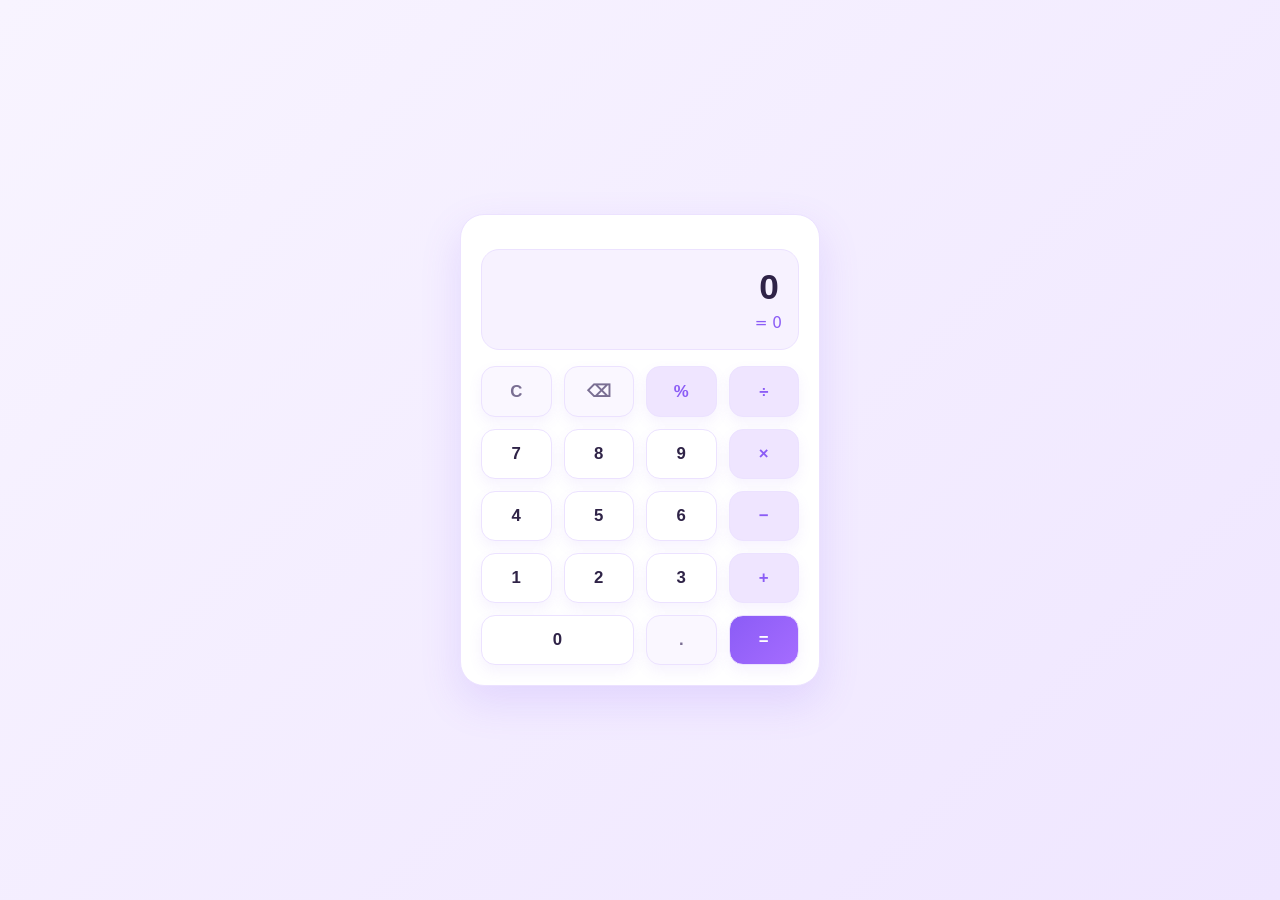
<file: CodeAlpha_Calculator/index.html>
<!doctype html>
<html lang="en">
  <head>
    <meta charset="utf-8">
    <meta name="viewport" content="width=device-width, initial-scale=1">
    <title>Calculator</title>
    <link rel="stylesheet" href="style.css">
  </head>
  <body>
    <main class="calculator" role="application" aria-label="Calculator">
      <header class="calculator__header">
        <h1 class="visually-hidden">Calculator</h1>
      </header>

      <div class="calculator__screen">
        <input
          id="display"
          class="calculator__display"
          type="text"
          value="0"
          readonly
          aria-label="Calculator display"
        />
        <div id="preview" class="calculator__preview" aria-hidden="true"></div>
      </div>

      <section class="calculator__keys" role="group" aria-label="Calculator keys">
        <div class="row">
          <button type="button" class="btn btn--function" data-action="clear">C</button>
          <button type="button" class="btn btn--function" data-action="backspace">⌫</button>
          <button type="button" class="btn btn--operator" data-action="percent">%</button>
          <button type="button" class="btn btn--operator" data-action="divide">÷</button>
        </div>

        <div class="row">
          <button type="button" class="btn btn--number" data-value="7">7</button>
          <button type="button" class="btn btn--number" data-value="8">8</button>
          <button type="button" class="btn btn--number" data-value="9">9</button>
          <button type="button" class="btn btn--operator" data-action="multiply">×</button>
        </div>

        <div class="row">
          <button type="button" class="btn btn--number" data-value="4">4</button>
          <button type="button" class="btn btn--number" data-value="5">5</button>
          <button type="button" class="btn btn--number" data-value="6">6</button>
          <button type="button" class="btn btn--operator" data-action="subtract">−</button>
        </div>

        <div class="row">
          <button type="button" class="btn btn--number" data-value="1">1</button>
          <button type="button" class="btn btn--number" data-value="2">2</button>
          <button type="button" class="btn btn--number" data-value="3">3</button>
          <button type="button" class="btn btn--operator" data-action="add">+</button>
        </div>

        <div class="row">
          <button type="button" class="btn btn--number btn--wide" data-value="0">0</button>
          <button type="button" class="btn btn--function" data-action="decimal">.</button>
          <button type="button" class="btn btn--equals" data-action="calculate">=</button>
        </div>
      </section>
    </main>

    <script src="script.js"></script>
  </body>
</html>
</file>
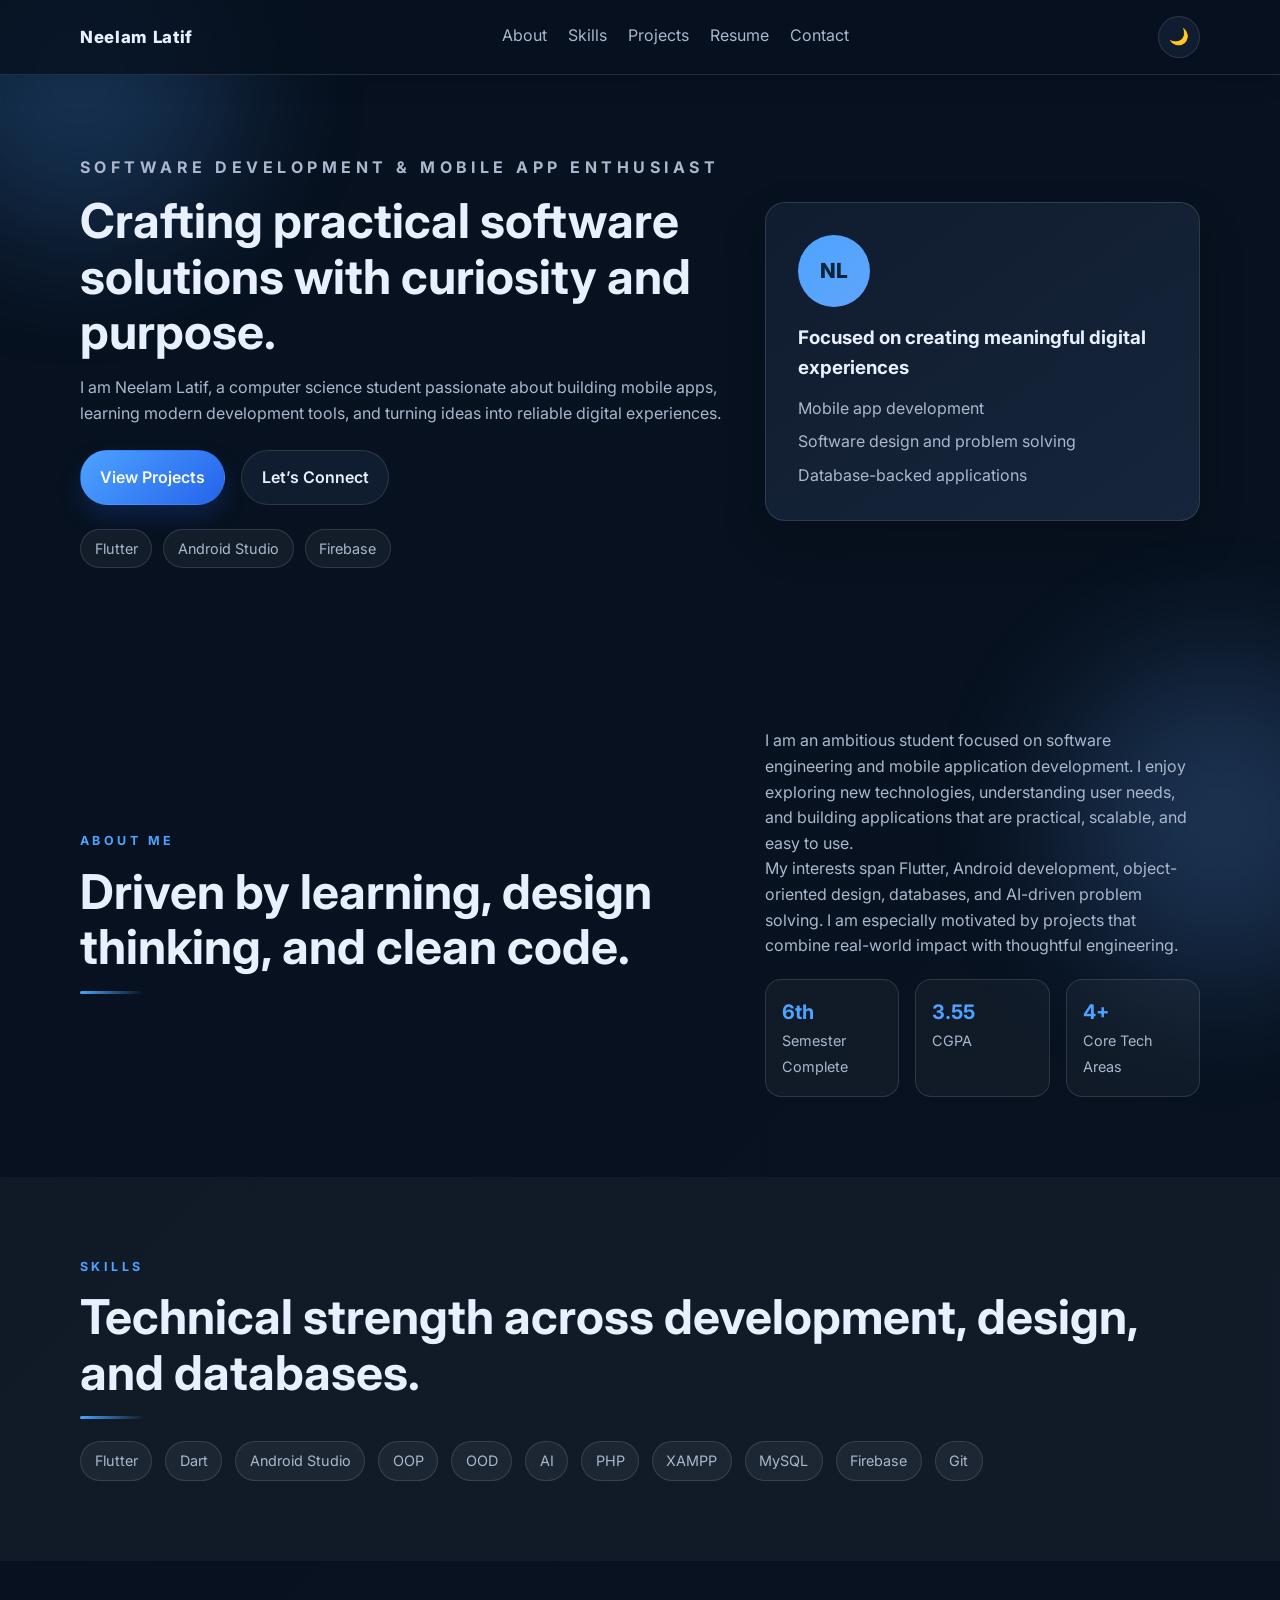
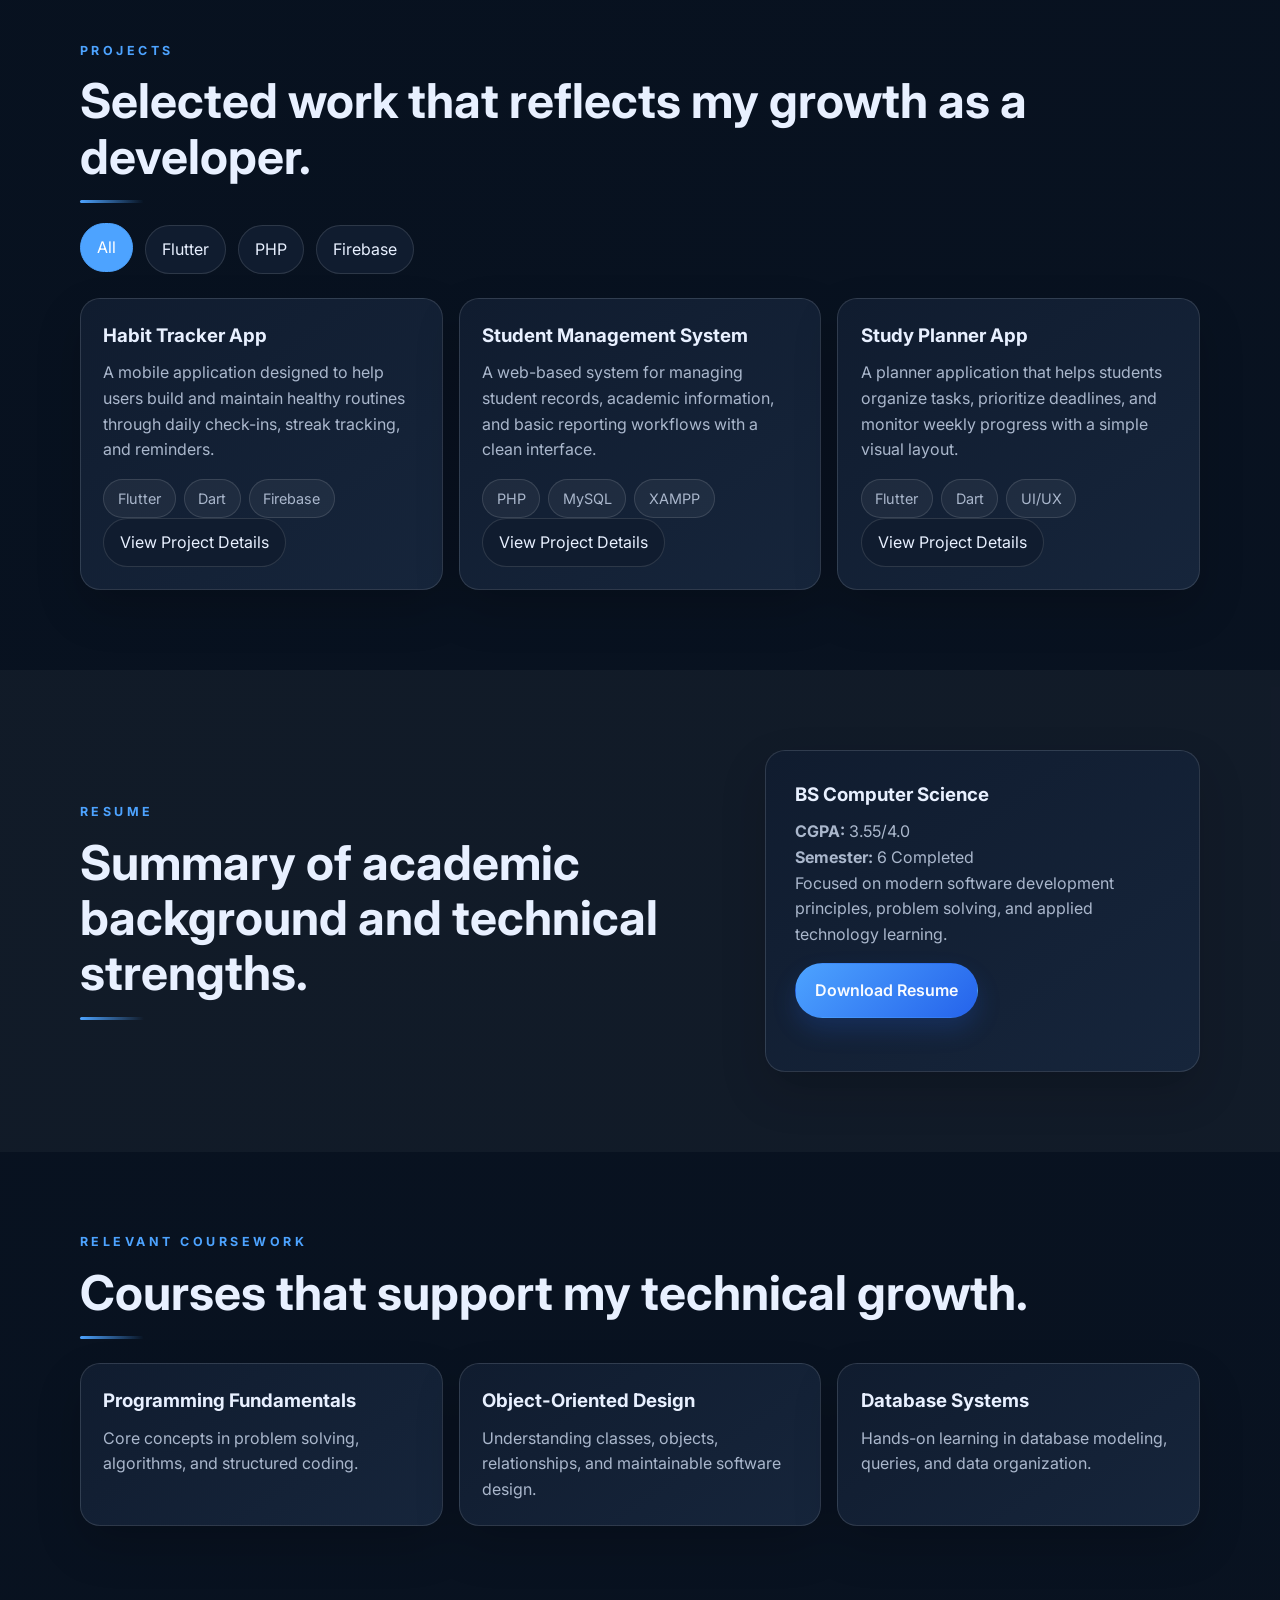
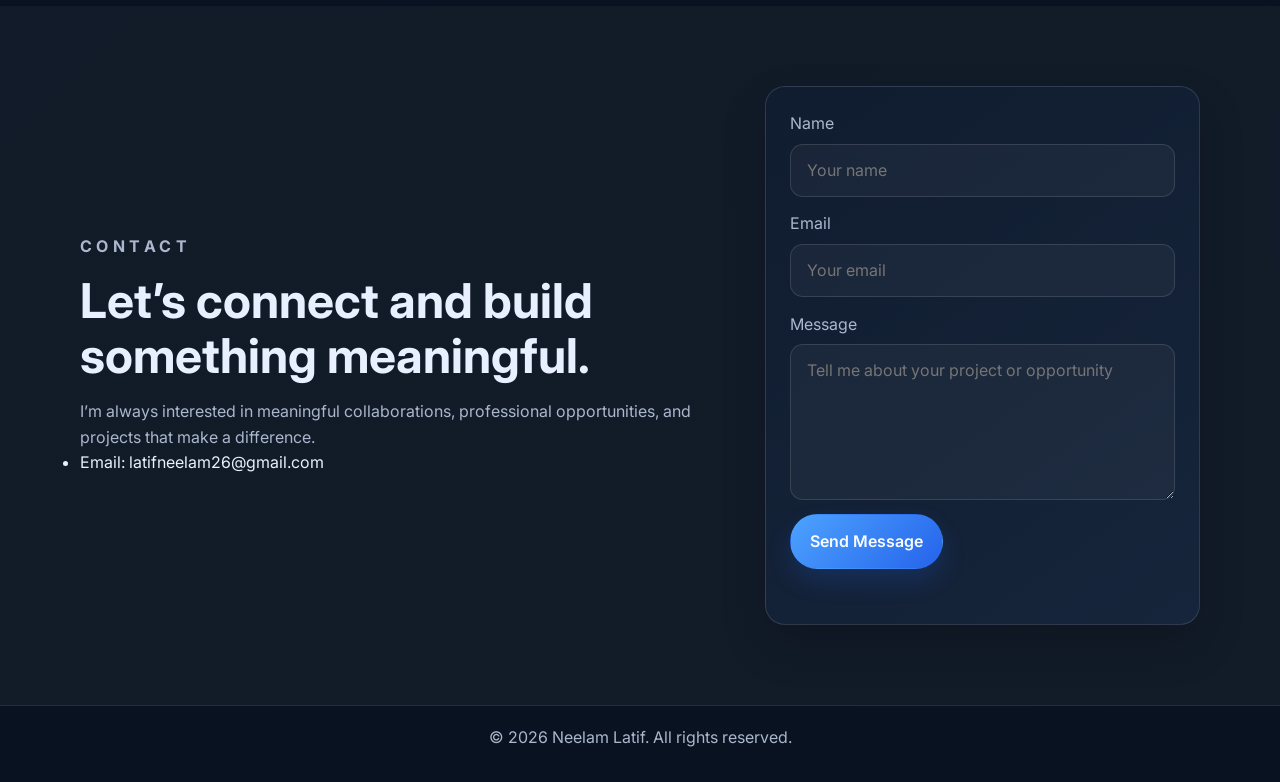
<file: CodeAlpha_Portfolio/index.html>
<!DOCTYPE html>
<html lang="en">
  <head>
    <meta charset="UTF-8" />
    <meta name="viewport" content="width=device-width, initial-scale=1.0" />
    <title>Neelam Latif | Portfolio</title>
    <meta
      name="description"
      content="Professional portfolio for Neelam Latif, showcasing skills, projects, resume, and contact information."
    />
    <link rel="preconnect" href="https://fonts.googleapis.com" />
    <link rel="preconnect" href="https://fonts.gstatic.com" crossorigin />
    <link
      href="https://fonts.googleapis.com/css2?family=Inter:wght@400;500;600;700;800&display=swap"
      rel="stylesheet"
    />
    <link rel="stylesheet" href="style.css" />
  </head>
  <body>
    
    <header class="site-header">
      <nav class="nav container">
        <a href="#home" class="brand">Neelam Latif</a>
        <button class="nav-toggle" aria-label="Toggle navigation" aria-expanded="false">
          <span></span><span></span><span></span>
        </button>
        <div class="nav-links">
          <a href="#about">About</a>
          <a href="#skills">Skills</a>
          <a href="#projects">Projects</a>
          <a href="#resume">Resume</a>
          <a href="#contact">Contact</a>
        </div>
        <button class="theme-toggle" id="themeToggle" aria-label="Toggle color theme">
          <span class="theme-toggle__icon">☀️</span>
        </button>
      </nav>
    </header>

    <main id="home">
      
      <section class="hero section">
        <div class="container hero-grid">
          <div class="hero-content reveal">
            <p class="eyebrow">Software Development & Mobile App Enthusiast</p>
            <h1>Crafting practical software solutions with curiosity and purpose.</h1>
            <p>
              I am Neelam Latif, a computer science student passionate about building mobile apps, learning modern development tools, and turning ideas into reliable digital experiences.
            </p>
            <div class="hero-actions">
              <a class="btn btn-primary" href="#projects">View Projects</a>
              <a class="btn btn-secondary" href="#contact">Let’s Connect</a>
            </div>
            <div class="hero-badges">
              <span>Flutter</span>
              <span>Android Studio</span>
              <span>Firebase</span>
            </div>
          </div>

          <div class="hero-card reveal">
            <div class="avatar">NL</div>
            <h3>Focused on creating meaningful digital experiences</h3>
            <ul>
              <li>Mobile app development</li>
              <li>Software design and problem solving</li>
              <li>Database-backed applications</li>
            </ul>
          </div>
        </div>
      </section>

     
      <section id="about" class="section">
        <div class="container about-grid">
          <div class="section-heading reveal">
            <p class="eyebrow">About Me</p>
            <h2>Driven by learning, design thinking, and clean code.</h2>
          </div>
          <div class="about-content reveal">
            <p>
              I am an ambitious student focused on software engineering and mobile application development. I enjoy exploring new technologies, understanding user needs, and building applications that are practical, scalable, and easy to use.
            </p>
            <p>
              My interests span Flutter, Android development, object-oriented design, databases, and AI-driven problem solving. I am especially motivated by projects that combine real-world impact with thoughtful engineering.
            </p>
            <div class="stats">
              <div>
                <strong>6th</strong>
                <span>Semester Complete</span>
              </div>
              <div>
                <strong>3.55</strong>
                <span>CGPA</span>
              </div>
              <div>
                <strong>4+</strong>
                <span>Core Tech Areas</span>
              </div>
            </div>
          </div>
        </div>
      </section>

      
      <section id="skills" class="section alt-bg">
        <div class="container">
          <div class="section-heading reveal">
            <p class="eyebrow">Skills</p>
            <h2>Technical strength across development, design, and databases.</h2>
          </div>
          <div class="skill-list reveal">
            <span class="skill-tag">Flutter</span>
            <span class="skill-tag">Dart</span>
            <span class="skill-tag">Android Studio</span>
            <span class="skill-tag">OOP</span>
            <span class="skill-tag">OOD</span>
            <span class="skill-tag">AI</span>
            <span class="skill-tag">PHP</span>
            <span class="skill-tag">XAMPP</span>
            <span class="skill-tag">MySQL</span>
            <span class="skill-tag">Firebase</span>
            <span class="skill-tag">Git</span>
          </div>
        </div>
      </section>

      
      <section id="projects" class="section">
        <div class="container">
          <div class="section-heading reveal">
            <p class="eyebrow">Projects</p>
            <h2>Selected work that reflects my growth as a developer.</h2>
          </div>

          <div class="filter-bar reveal" role="toolbar" aria-label="Project filter">
            <button class="filter-btn active" data-filter="all">All</button>
            <button class="filter-btn" data-filter="flutter">Flutter</button>
            <button class="filter-btn" data-filter="php">PHP</button>
            <button class="filter-btn" data-filter="firebase">Firebase</button>
          </div>

          <div class="card-grid project-grid">
            <article class="project-card reveal" data-tech="flutter firebase">
              <h3>Habit Tracker App</h3>
              <p>
                A mobile application designed to help users build and maintain healthy routines through daily check-ins, streak tracking, and reminders.
              </p>
              <div class="tags">
                <span>Flutter</span>
                <span>Dart</span>
                <span>Firebase</span>
              </div>
              <button class="detail-toggle" type="button" aria-expanded="false">View Project Details</button>
              <div class="project-details">
                <p>Focused on user-friendly interface design, habit logging, persistence, and simple notifications to support engagement.</p>
              </div>
            </article>

            <article class="project-card reveal" data-tech="php mysql">
              <h3>Student Management System</h3>
              <p>
                A web-based system for managing student records, academic information, and basic reporting workflows with a clean interface.
              </p>
              <div class="tags">
                <span>PHP</span>
                <span>MySQL</span>
                <span>XAMPP</span>
              </div>
              <button class="detail-toggle" type="button" aria-expanded="false">View Project Details</button>
              <div class="project-details">
                <p>Built to strengthen backend logic, database design, and CRUD operations with practical data handling.</p>
              </div>
            </article>

            <article class="project-card reveal" data-tech="flutter dart">
              <h3>Study Planner App</h3>
              <p>
                A planner application that helps students organize tasks, prioritize deadlines, and monitor weekly progress with a simple visual layout.
              </p>
              <div class="tags">
                <span>Flutter</span>
                <span>Dart</span>
                <span>UI/UX</span>
              </div>
              <button class="detail-toggle" type="button" aria-expanded="false">View Project Details</button>
              <div class="project-details">
                <p>Highlights planning, state management, and iterative design improvements to create a practical study companion.</p>
              </div>
            </article>
          </div>
        </div>
      </section>

      
      <section id="resume" class="section alt-bg">
        <div class="container education-grid">
          <div class="section-heading reveal">
            <p class="eyebrow">Resume</p>
            <h2>Summary of academic background and technical strengths.</h2>
          </div>
          <div class="education-card reveal">
            <h3>BS Computer Science</h3>
            <p><strong>CGPA:</strong> 3.55/4.0</p>
            <p><strong>Semester:</strong> 6 Completed</p>
            <p>Focused on modern software development principles, problem solving, and applied technology learning.</p>
            <div class="hero-actions" style="margin-top: 1rem;">
              <a class="btn btn-primary" href="resume.txt" download>Download Resume</a>
            </div>
          </div>
        </div>
      </section>

      
      <section id="coursework" class="section">
        <div class="container">
          <div class="section-heading reveal">
            <p class="eyebrow">Relevant Coursework</p>
            <h2>Courses that support my technical growth.</h2>
          </div>
          <div class="card-grid course-grid reveal">
            <article class="info-card">
              <h3>Programming Fundamentals</h3>
              <p>Core concepts in problem solving, algorithms, and structured coding.</p>
            </article>
            <article class="info-card">
              <h3>Object-Oriented Design</h3>
              <p>Understanding classes, objects, relationships, and maintainable software design.</p>
            </article>
            <article class="info-card">
              <h3>Database Systems</h3>
              <p>Hands-on learning in database modeling, queries, and data organization.</p>
            </article>
          </div>
        </div>
      </section>

      
      <section id="contact" class="section alt-bg">
        <div class="container contact-grid">
          <div class="contact-info reveal">
            <p class="eyebrow">Contact</p>
            <h2>Let’s connect and build something meaningful.</h2>
            <p>
              I’m always interested in meaningful collaborations, professional opportunities, and projects that make a difference.
            </p>
            <ul>
              <li>Email: <a href="mailto:latifneelam26@gmail.com">latifneelam26@gmail.com</a></li>
            </ul>
          </div>

          <form id="contact-form" class="contact-form reveal">
            <label>
              Name
              <input type="text" name="name" placeholder="Your name" required />
            </label>
            <label>
              Email
              <input type="email" name="email" placeholder="Your email" required />
            </label>
            <label>
              Message
              <textarea name="message" rows="5" placeholder="Tell me about your project or opportunity" required></textarea>
            </label>
            <button class="btn btn-primary" type="submit">Send Message</button>
            <p id="form-message" class="form-message" aria-live="polite"></p>
          </form>
        </div>
      </section>
    </main>

    <footer class="site-footer">
      <div class="container footer-content">
        <p>© <span id="year"></span> Neelam Latif. All rights reserved.</p>
      </div>
    </footer>

    <button class="back-to-top" id="backToTop" aria-label="Back to top">↑</button>

    <script src="script.js"></script>
  </body>
</html>
</file>
<file: CodeAlpha_Calculator/style.css>
:root {
  --bg-start: #f8f4ff;
  --bg-end: #efe6ff;
  --card-bg: #ffffff;
  --screen-bg: #f7f2ff;
  --accent: #8b5cf6;
  --accent-soft: #efe5ff;
  --text: #2f2347;
  --muted: #7a6f93;
  --btn-bg: #ffffff;
  --btn-hover: #f4ebff;
  --shadow: 0 16px 40px rgba(139, 92, 246, 0.16);
  --border: #ece2ff;
}

* { box-sizing: border-box; }
html, body { height: 100%; }
body {
  margin: 0;
  font-family: Inter, system-ui, -apple-system, 'Segoe UI', Roboto, 'Helvetica Neue', Arial;
  background: linear-gradient(135deg, var(--bg-start), var(--bg-end));
  color: var(--text);
  display: flex;
  align-items: center;
  justify-content: center;
  padding: 20px;
}

.calculator {
  width: 360px;
  max-width: 95vw;
  border-radius: 24px;
  padding: 20px;
  background: var(--card-bg);
  border: 1px solid var(--border);
  box-shadow: var(--shadow);
}

.calculator__header { margin-bottom: 14px; }

.calculator__screen {
  background: var(--screen-bg);
  border-radius: 18px;
  padding: 16px;
  margin-bottom: 16px;
  border: 1px solid var(--border);
}

.calculator__display {
  width: 100%;
  background: transparent;
  border: none;
  color: var(--text);
  font-size: 2.2rem;
  font-weight: 600;
  text-align: right;
  outline: none;
  letter-spacing: 0.03em;
}

.calculator__preview {
  min-height: 1.2rem;
  margin-top: 6px;
  text-align: right;
  font-size: 0.95rem;
  color: var(--accent);
}

.calculator__keys { display: grid; gap: 12px; }
.row { display: grid; grid-template-columns: repeat(4, 1fr); gap: 12px; }

.btn {
  appearance: none;
  border: none;
  padding: 14px 12px;
  border-radius: 14px;
  background: var(--btn-bg);
  color: var(--text);
  font-size: 1.05rem;
  font-weight: 600;
  cursor: pointer;
  transition: transform 120ms ease, box-shadow 120ms ease, background 120ms ease;
  box-shadow: 0 6px 14px rgba(139, 92, 246, 0.08);
  border: 1px solid var(--border);
}

.btn--wide { grid-column: span 2; }
.btn--operator {
  background: var(--accent-soft);
  color: var(--accent);
}
.btn--function {
  background: #faf7ff;
  color: var(--muted);
}
.btn--equals {
  background: linear-gradient(135deg, var(--accent), #a56cff);
  color: white;
}

.btn:hover {
  transform: translateY(-2px);
  background: var(--btn-hover);
}
.btn:active {
  transform: translateY(0);
  box-shadow: 0 4px 10px rgba(139, 92, 246, 0.1);
}

.visually-hidden {
  position: absolute !important;
  height: 1px; width: 1px; overflow: hidden;
  clip: rect(1px, 1px, 1px, 1px); white-space: nowrap;
}

@media (max-width: 420px) {
  body { padding: 12px; }
  .calculator { padding: 16px; }
  .calculator__display { font-size: 1.9rem; }
  .btn { padding: 12px 10px; font-size: 1rem; }
  .row { gap: 8px; }
}
</file>
<file: CodeAlpha_Portfolio/style.css>
:root {
  --bg: #07111f;
  --surface: #101c2f;
  --surface-2: #16253b;
  --text: #e8f0ff;
  --muted: #aab7cc;
  --primary: #4da3ff;
  --primary-strong: #2563eb;
  --border: rgba(255, 255, 255, 0.12);
  --shadow: 0 20px 45px rgba(0, 0, 0, 0.18);
  --card-bg: linear-gradient(145deg, var(--surface), var(--surface-2));
}

:root[data-theme="light"] {
  --bg: #f4f7fb;
  --surface: #ffffff;
  --surface-2: #eef4ff;
  --text: #11213c;
  --muted: #56708f;
  --primary: #2563eb;
  --primary-strong: #1d4ed8;
  --border: rgba(17, 33, 60, 0.12);
  --shadow: 0 20px 45px rgba(37, 99, 235, 0.12);
  --card-bg: linear-gradient(145deg, #ffffff, #f3f7ff);
}

* {
  box-sizing: border-box;
  margin: 0;
  padding: 0;
}

html {
  scroll-behavior: smooth;
  scroll-padding-top: 90px;
}

body {
  font-family: 'Inter', sans-serif;
  background: linear-gradient(135deg, var(--bg), color-mix(in srgb, var(--bg) 80%, #111827 20%));
  color: var(--text);
  line-height: 1.6;
  transition: background 0.3s ease, color 0.3s ease;
  overflow-x: hidden;
  position: relative;
}

body::before,
body::after {
  content: '';
  position: fixed;
  width: 320px;
  height: 320px;
  border-radius: 50%;
  filter: blur(70px);
  opacity: 0.22;
  pointer-events: none;
  z-index: -1;
  animation: float 10s ease-in-out infinite;
}

body::before {
  top: -80px;
  left: -80px;
  background: var(--primary);
}

body::after {
  right: -100px;
  bottom: -80px;
  background: #60a5fa;
  animation-duration: 13s;
  animation-direction: reverse;
}

img {
  max-width: 100%;
  display: block;
}

a {
  color: inherit;
  text-decoration: none;
}

button,
input,
textarea {
  font: inherit;
}

::selection {
  background: rgba(77, 163, 255, 0.35);
  color: var(--text);
}

.container {
  width: min(1120px, calc(100% - 2rem));
  margin: 0 auto;
}

.section {
  padding: 5rem 0;
}

.alt-bg {
  background: rgba(255, 255, 255, 0.04);
}

.site-header {
  position: sticky;
  top: 0;
  z-index: 1000;
  backdrop-filter: blur(16px);
  background: color-mix(in srgb, var(--bg) 80%, transparent);
  border-bottom: 1px solid var(--border);
  box-shadow: 0 8px 24px rgba(0, 0, 0, 0.08);
}

.nav {
  display: flex;
  align-items: center;
  justify-content: space-between;
  padding: 1rem 0;
  gap: 1rem;
}

.brand {
  font-weight: 800;
  letter-spacing: 0.04em;
  font-size: 1.05rem;
}

.nav-links {
  display: flex;
  gap: 1.3rem;
  color: var(--muted);
}

.nav-links a {
  transition: color 0.2s ease, transform 0.2s ease;
  position: relative;
  padding-bottom: 2px;
}

.nav-links a:hover {
  color: var(--primary);
  transform: translateY(-1px);
}

.nav-links a::after {
  content: '';
  position: absolute;
  left: 0;
  bottom: -2px;
  width: 0;
  height: 2px;
  background: var(--primary);
  transition: width 0.25s ease;
}

.nav-links a:hover::after {
  width: 100%;
}

.nav-toggle,
.theme-toggle {
  background: transparent;
  border: 0;
  cursor: pointer;
  color: inherit;
}

.nav-toggle {
  display: none;
}

.nav-toggle span {
  display: block;
  width: 24px;
  height: 2px;
  background: var(--text);
  margin: 4px 0;
}

.theme-toggle {
  width: 42px;
  height: 42px;
  border-radius: 50%;
  border: 1px solid var(--border);
  background: var(--surface);
  transition: transform 0.25s ease, box-shadow 0.25s ease;
}

.theme-toggle:hover {
  transform: rotate(12deg) scale(1.05);
  box-shadow: 0 8px 20px rgba(37, 99, 235, 0.15);
}

.hero {
  padding-top: 5rem;
}

.hero-grid,
.about-grid,
.contact-grid,
.education-grid {
  display: grid;
  grid-template-columns: 1.2fr 0.8fr;
  gap: 2rem;
  align-items: center;
}

.eyebrow {
  color: var(--primary);
  text-transform: uppercase;
  letter-spacing: 0.28em;
  font-size: 0.78rem;
  font-weight: 700;
  margin-bottom: 0.8rem;
}

.section-heading {
  position: relative;
  display: inline-block;
}

.section-heading::after {
  content: '';
  width: 64px;
  height: 3px;
  background: linear-gradient(90deg, var(--primary), transparent);
  display: block;
  margin-top: 0.75rem;
  border-radius: 999px;
  animation: pulseLine 2s ease-in-out infinite;
}

.hero h1,
.section-heading h2,
.contact-info h2 {
  font-size: clamp(2rem, 4vw, 3rem);
  line-height: 1.15;
  margin-bottom: 1rem;
}

.hero p,
.about-content p,
.contact-info p,
.info-card p,
.project-card p,
.education-card p {
  color: var(--muted);
  font-size: 1rem;
}

.hero-actions {
  display: flex;
  gap: 1rem;
  margin: 1.5rem 0;
  flex-wrap: wrap;
}

.btn {
  display: inline-flex;
  align-items: center;
  justify-content: center;
  padding: 0.85rem 1.2rem;
  border-radius: 999px;
  font-weight: 600;
  transition: transform 0.25s ease, box-shadow 0.25s ease, background 0.25s ease;
  border: 1px solid transparent;
}

.btn:hover {
  transform: translateY(-4px) scale(1.02);
  box-shadow: 0 16px 30px rgba(37, 99, 235, 0.16);
}

.btn-primary {
  background: linear-gradient(135deg, var(--primary), var(--primary-strong));
  color: #f8fbff;
  box-shadow: 0 12px 24px rgba(37, 99, 235, 0.2);
}

.btn-secondary {
  border-color: var(--border);
  color: var(--text);
  background: var(--surface);
}

.hero-badges {
  display: flex;
  flex-wrap: wrap;
  gap: 0.7rem;
  margin-top: 1rem;
}

.hero-badges span,
.tags span,
.skill-tag {
  border: 1px solid var(--border);
  color: var(--muted);
  padding: 0.45rem 0.85rem;
  border-radius: 999px;
  font-size: 0.9rem;
  background: rgba(255, 255, 255, 0.05);
  transition: transform 0.25s ease, border-color 0.25s ease, box-shadow 0.25s ease;
}

.hero-badges span:hover,
.tags span:hover,
.skill-tag:hover {
  transform: translateY(-2px);
  border-color: var(--primary);
  box-shadow: 0 8px 18px rgba(37, 99, 235, 0.12);
}

.hero-card,
.info-card,
.project-card,
.education-card,
.contact-form {
  background: var(--card-bg);
  border: 1px solid var(--border);
  border-radius: 1.25rem;
  box-shadow: var(--shadow);
  position: relative;
  overflow: hidden;
}

.hero-card::before,
.info-card::before,
.project-card::before,
.education-card::before,
.contact-form::before {
  content: '';
  position: absolute;
  inset: 0;
  background: linear-gradient(120deg, transparent 0%, rgba(255, 255, 255, 0.14) 50%, transparent 100%);
  transform: translateX(-140%);
  transition: transform 0.75s ease;
}

.hero-card:hover::before,
.info-card:hover::before,
.project-card:hover::before,
.education-card:hover::before,
.contact-form:hover::before {
  transform: translateX(140%);
}

.hero-card {
  padding: 2rem;
}

.avatar {
  width: 72px;
  height: 72px;
  display: grid;
  place-items: center;
  border-radius: 50%;
  background: linear-gradient(135deg, var(--primary), #60a5fa);
  color: #06253b;
  font-weight: 800;
  font-size: 1.3rem;
  margin-bottom: 1rem;
  animation: float 4s ease-in-out infinite;
}

.hero-card h3 {
  margin-bottom: 0.8rem;
}

.hero-card ul {
  list-style: none;
  display: grid;
  gap: 0.5rem;
  color: var(--muted);
}

.stats {
  display: grid;
  grid-template-columns: repeat(3, minmax(0, 1fr));
  gap: 1rem;
  margin-top: 1.3rem;
}

.stats div {
  padding: 1rem;
  border-radius: 1rem;
  background: rgba(255, 255, 255, 0.04);
  border: 1px solid var(--border);
}

.stats strong {
  display: block;
  font-size: 1.25rem;
  color: var(--primary);
}

.stats span {
  color: var(--muted);
  font-size: 0.9rem;
}

.skill-list {
  display: flex;
  flex-wrap: wrap;
  gap: 0.8rem;
  margin-top: 1.4rem;
}

.filter-bar {
  display: flex;
  flex-wrap: wrap;
  gap: 0.75rem;
  margin-top: 1.4rem;
}

.filter-btn,
.detail-toggle {
  border: 1px solid var(--border);
  background: var(--surface);
  color: var(--text);
  border-radius: 999px;
  padding: 0.65rem 1rem;
  cursor: pointer;
  transition: all 0.2s ease;
}

.filter-btn.active,
.filter-btn:hover,
.detail-toggle:hover {
  background: var(--primary);
  color: white;
  border-color: var(--primary);
  transform: translateY(-2px);
}

.card-grid {
  display: grid;
  grid-template-columns: repeat(3, minmax(0, 1fr));
  gap: 1rem;
  margin-top: 1.5rem;
}

.info-card,
.project-card {
  padding: 1.4rem;
  transition: transform 0.25s ease, border-color 0.25s ease, box-shadow 0.25s ease;
}

.info-card:hover,
.project-card:hover {
  transform: translateY(-8px) scale(1.01);
  border-color: rgba(37, 99, 235, 0.35);
  box-shadow: 0 20px 40px rgba(37, 99, 235, 0.16);
}

.project-card h3,
.info-card h3,
.education-card h3 {
  margin-bottom: 0.6rem;
}

.tags {
  display: flex;
  gap: 0.5rem;
  flex-wrap: wrap;
  margin-top: 1rem;
}

.project-details {
  display: none;
  margin-top: 0.9rem;
  color: var(--muted);
  border-top: 1px solid var(--border);
  padding-top: 0.8rem;
}

.project-details.open {
  display: block;
}

.education-card {
  padding: 1.8rem;
}

.contact-form {
  padding: 1.5rem;
}

.contact-form label {
  display: grid;
  gap: 0.45rem;
  margin-bottom: 0.9rem;
  color: var(--muted);
}

.contact-form input,
.contact-form textarea {
  width: 100%;
  border: 1px solid var(--border);
  border-radius: 0.8rem;
  background: rgba(255, 255, 255, 0.04);
  color: var(--text);
  padding: 0.8rem 1rem;
  transition: border-color 0.2s ease, box-shadow 0.2s ease;
}

.contact-form input:focus,
.contact-form textarea:focus {
  outline: none;
  border-color: var(--primary);
  box-shadow: 0 0 0 3px rgba(77, 163, 255, 0.15);
}

.form-message {
  min-height: 1.2rem;
  margin-top: 0.7rem;
  color: var(--primary);
}

.site-footer {
  border-top: 1px solid var(--border);
  padding: 1.2rem 0 2rem;
  color: var(--muted);
}

.footer-content {
  display: flex;
  justify-content: center;
  text-align: center;
}

.back-to-top {
  position: fixed;
  right: 1.2rem;
  bottom: 1.2rem;
  border: 0;
  border-radius: 50%;
  width: 48px;
  height: 48px;
  background: var(--primary);
  color: white;
  cursor: pointer;
  display: none;
  box-shadow: var(--shadow);
  transition: transform 0.25s ease, box-shadow 0.25s ease;
}

.back-to-top:hover {
  transform: translateY(-3px);
  box-shadow: 0 16px 24px rgba(37, 99, 235, 0.2);
}

.reveal {
  opacity: 0;
  transform: translateY(30px) scale(0.98);
  transition: opacity 0.8s ease, transform 0.8s ease;
}

.reveal.visible {
  opacity: 1;
  transform: translateY(0) scale(1);
}

@keyframes float {
  0%,
  100% {
    transform: translateY(0px);
  }
  50% {
    transform: translateY(-10px);
  }
}

@keyframes pulseLine {
  0%,
  100% {
    opacity: 0.8;
  }
  50% {
    opacity: 1;
  }
}

@media (max-width: 860px) {
  .hero-grid,
  .about-grid,
  .contact-grid,
  .education-grid,
  .card-grid {
    grid-template-columns: 1fr;
  }
}

@media (max-width: 680px) {
  .nav-toggle {
    display: block;
  }

  .nav-links {
    display: none;
    flex-direction: column;
    position: absolute;
    top: 100%;
    right: 1rem;
    background: var(--surface);
    border: 1px solid var(--border);
    padding: 0.8rem 1rem;
    border-radius: 0.8rem;
    width: min(220px, calc(100% - 2rem));
  }

  .nav-links.active {
    display: flex;
  }

  .stats {
    grid-template-columns: 1fr;
  }

  .hero {
    padding-top: 3rem;
  }
}
</file>
